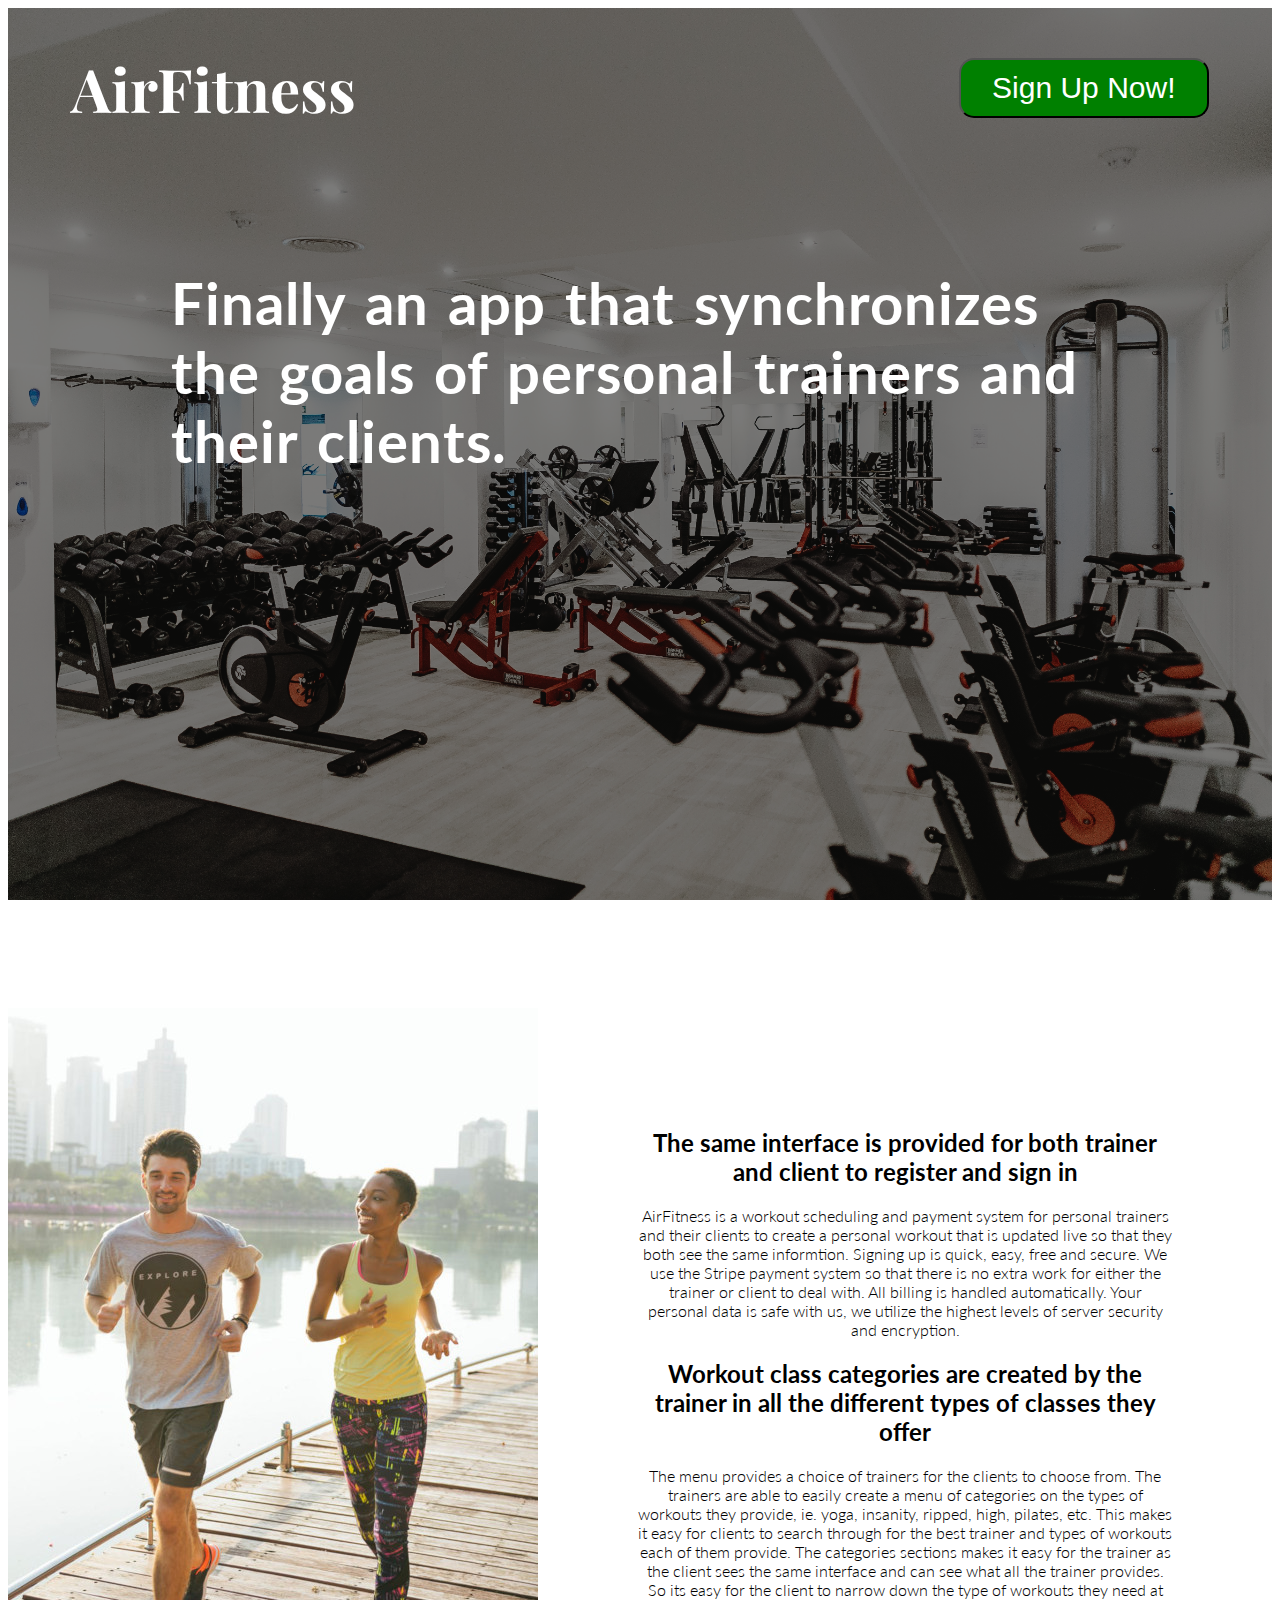
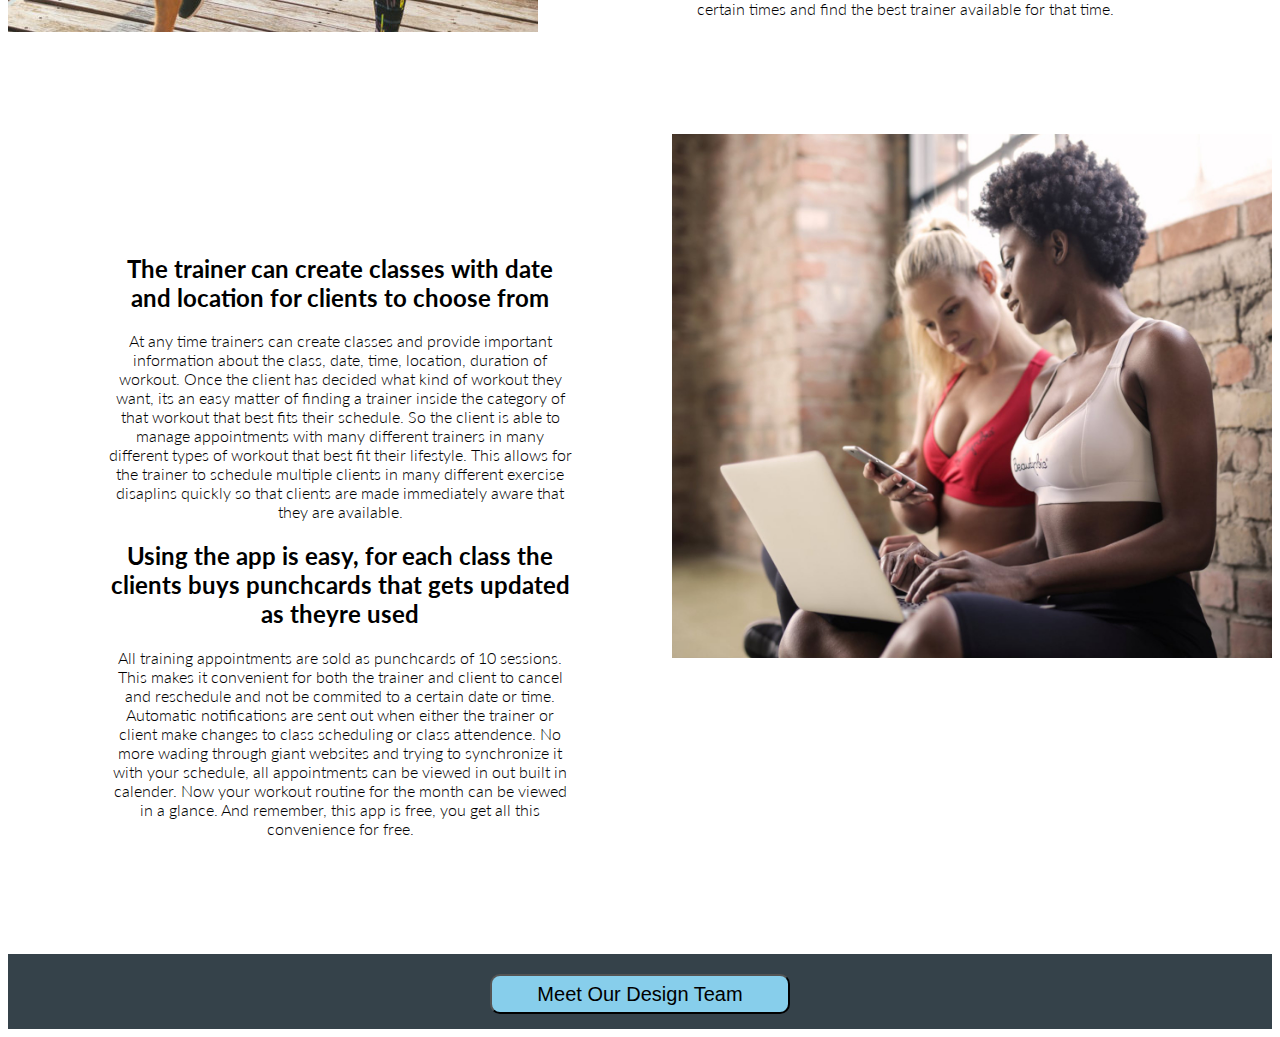
<file: index.html>
<!DOCTYPE html>
<html lang="en">

<head>
    <meta charset="UTF-8">
    <meta name="viewport" content="width=device-width, initial-scale=1.0">
    <meta http-equiv="X-UA-Compatible" content="ie=edge">
    <title>AirFitness</title>
    <link rel="stylesheet" type="text/css" href="./css/index.css" />
    <link rel="stortcut icon" href="./favicon.jpeg">

    <link href="https://fonts.googleapis.com/css?family=Playfair+Display" rel="stylesheet">
    <!-- <link href='http://fonts.googleapis.com/css?family=Lato:100,300,400,300italic' rel='stylesheet' type='text/css'> -->
    <link href="https://fonts.googleapis.com/css?family=Lato" rel="stylesheet">
</head>

<body>
    <header>
        <div class="container">
            <div class="nav-area">
                <div class="logo">
                    <h1>AirFitness</h1>
                </div>
                <form class="app-link-form" action="http://air-fitness.netlify.com">
                    <button class="app-link-button" type="submit">Sign Up Now!</button>
                </form>
            </div>

            <div class="banner">
                <h1>Finally an app that synchronizes the goals of personal trainers and their clients.</h1>
            </div>
        </div>
    </header>

    <section class="description-area">

        <div class="photobox">
            <img src="img/workout/running.jpeg" alt="trainer and client jogging">
        </div>

        <div class="description-text">
            <h2>The same interface is provided for both trainer and client to register and sign in</h2>
            <p>AirFitness is a workout scheduling and payment system for personal trainers and their clients to create a
                personal workout that is updated live so that they both see the same informtion. Signing up is quick,
                easy, free and secure. We use the Stripe payment system so that there is no extra work for either the
                trainer or client to deal with. All billing is handled automatically. Your personal data is safe with
                us, we utilize the highest levels of server security and encryption.
            </p>
            <h2>Workout class categories are created by the trainer in all the different types of classes they offer
            </h2>
            <p>The menu provides a choice of trainers for the clients to choose from. The trainers are able to easily
                create a menu of categories on the types of workouts they provide, ie. yoga, insanity, ripped, high,
                pilates, etc. This makes it easy for clients to search through for the best trainer and types of
                workouts each of them provide. The categories sections makes it easy for the trainer as the client sees
                the same interface and can see what all the trainer provides. So its easy for the client to narrow down
                the type of workouts they need at certain times and find the best trainer available for that time.
            </p>
        </div>
    </section>

    <section class="description-area">

        <div class=" description-text">
            <h2>The trainer can create classes with date and location for clients to choose from</h2>
            <p>At any time trainers can create classes and provide important information about the class, date, time,
                location, duration of workout. Once the client has decided what kind of workout they want, its an easy
                matter of finding a trainer inside the category of that workout that best fits their schedule. So the
                client is able to manage appointments with many different trainers in many different types of workout
                that best fit their lifestyle. This allows for the trainer to schedule multiple clients in many
                different exercise disaplins quickly so that clients are made immediately aware that they are available.
            </p>
            <h2>Using the app is easy, for each class the clients buys punchcards that gets updated as theyre used</h2>
            <p>All training appointments are sold as punchcards of 10 sessions. This makes it convenient for both the
                trainer and client to cancel and reschedule and not be commited to a certain date or time. Automatic
                notifications are sent out when either the trainer or client make changes to class scheduling or class
                attendence. No more wading through giant websites and trying to synchronize it with your schedule, all
                appointments can be viewed in out built in calender. Now your workout routine for the month can be
                viewed in a glance. And remember, this app is free, you get all this convenience for free.</p>
        </div>

        <div class="photobox move-up-pic">
            <img src="img/workout/laptop.jpeg" alt="trainer and client jogging">
        </div>

    </section>

    <section class="lower-section">
        <form action="html/team.html">
            <button class="meet-team-button">Meet Our Design Team</button>
        </form>
    </section>

</body>

</html>
</file>
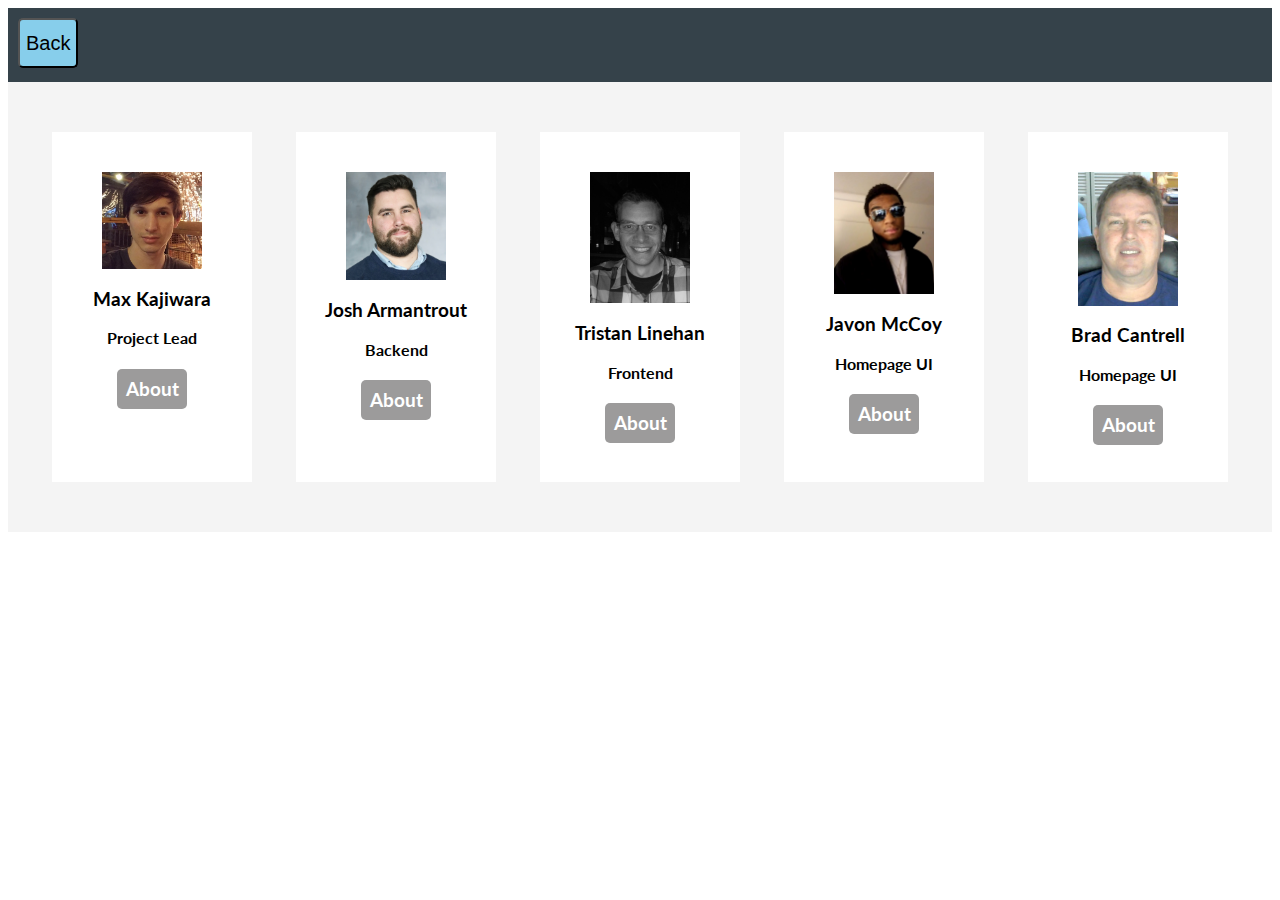
<file: html/team.html>
<!DOCTYPE html>
<html lang="en">

<head>
    <meta charset="UTF-8">
    <meta name="viewport" content="width=device-width, initial-scale=1.0">
    <meta http-equiv="X-UA-Compatible" content="ie=edge">
    <title>AirFitness</title>
    <link rel="stylesheet" type="text/css" href="../css/index.css" />
    <link rel="stortcut icon" href="./favicon2.jpeg">

    <script src="../js/team.js" async></script>

    <link href="https://fonts.googleapis.com/css?family=Playfair+Display" rel="stylesheet">
    <link href='http://fonts.googleapis.com/css?family=Lato:100,300,400,300italic' rel='stylesheet' type='text/css'>
</head>

<body>
    <nav>
        <!-- <a href="../index.html"><h2>Back</h2></a> -->
        <form action="../index.html">
            <button class="team-back-button">Back</button>
        </form>
        <!-- <h1>Our Team</h1> -->
    </nav>
    <div class="container-team">
        <div class="pic-box">
            <img src="../img/team/max.png " alt="max">
            <h3>Max Kajiwara</h3>
            <h4>Project Lead</h4>
            <div class="viewButton">
                <h3>About</h3>
            </div>
        </div>
        <div class="pic-box">
            <img src="../img/team/josh.png" alt="josh">
            <h3>Josh Armantrout</h3>
            <h4>Backend</h4>
            <div class="viewButton">
                <h3>About</h3>
            </div>
        </div>
        <div class="pic-box">
            <img src="../img/team/tristan.jpg" alt="tristan">
            <h3>Tristan Linehan</h3>
            <h4>Frontend</h4>
            <div class="viewButton">
                <h3>About</h3>
            </div>
        </div>
        <div class="pic-box">
            <img src="../img/team/javon.jpg" alt="javon">
            <h3>Javon McCoy</h3>
            <h4>Homepage UI</h4>
            <div class="viewButton">
                <h3>About</h3>
            </div>
        </div>
        <div class="pic-box">
            <img src="../img/team/brad.jpg" alt="brad">
            <h3>Brad Cantrell</h3>
            <h4>Homepage UI</h4>
            <div class="viewButton">
                <h3>About</h3>
            </div>
        </div>

        <!-- <div class="bio"><p>Lorem ipsum dolor sit amet, consectetur adipiscing elit. Vivamus ut ex facilisis, bibendum
            neque a, varius dolor. Donec ut sem convallis, viverra libero fringilla, vehicula erat. Nulla sagittis, ante
            et lacinia maximus, augue ligula luctus lacus, ut feugiat nisi risus sit amet enim. Suspendisse at magna eu
            libero rhoncus lobortis et id elit. Etiam placerat rhoncus ornare. Suspendisse turpis ex, pretium id cursus
            et, vestibulum convallis quam. Aenean in tortor sed odio consectetur placerat.</p> </div> -->
    </div>
</body>

</html>
</file>
<file: css/index.css>
body {
  font-family: 'Lato', 'Arial', sans-serif;
}
body nav {
  height: 74px;
  background: #35424a;
}
body nav h1 {
  text-align: center;
  color: white;
  padding: 20px;
}
body nav .team-back-button {
  border-radius: 5px;
  background: skyblue;
  color: black;
  height: 50px;
  width: 100;
  font-size: 20px;
  margin: 10px;
}
body .container-team {
  display: flex;
  justify-content: space-evenly;
  flex-wrap: wrap;
  margin: 0 auto;
  background-color: #f4f4f4;
}
body .container-team img {
  width: 100px;
  margin-top: 40px;
}
body .container-team .pic-box {
  display: flex;
  flex-direction: column;
  align-items: center;
  width: 200px;
  height: 350px;
  background: white;
  margin: 50px 0;
}
body .container-team .pic-box h4 {
  margin-top: 0;
}
body .container-team .viewButton {
  width: 70px;
  height: 40px;
  background: #9c9b9b;
  color: white;
  border-radius: 5px;
  cursor: pointer;
  display: flex;
  justify-content: flex-end;
}
body .container-team .viewButton h3 {
  margin: auto;
}
.bio {
  border: 5px solid red;
  height: 200%;
}
header {
  background-image: linear-gradient(rgba(0, 0, 0, 0.5), rgba(0, 0, 0, 0.5)), url('../img/intro-bg.jpg');
  background-size: cover;
  background-position: center;
  height: 1000px;
  background-attachment: fixed;
}
header .container {
  font-family: 'Lato', 'Arial', sans-serif;
  width: 90%;
  margin: 0 auto;
}
header .container .nav-area {
  display: flex;
  justify-content: space-between;
}
header .container .nav-area h1 {
  font-family: 'playfair display';
}
header .container .nav-area .logo {
  display: flex;
}
header .container .nav-area .logo h1 {
  font-size: 60px;
  color: white;
}
header .container .nav-area .app-link-button {
  border-radius: 15px;
  background: green;
  color: white;
  height: 60px;
  width: 250px;
  font-size: 30px;
  margin-top: 50px;
  cursor: pointer;
}
@media (max-width: 1000px) {
  header .container .nav-area {
    display: block;
  }
  header .container .nav-area h1 {
    margin: 0 auto;
  }
  header .container .nav-area .app-link-form {
    text-align: center;
  }
  header .container .nav-area .move-up-pic {
    order: 1;
  }
}
@media (max-width: 500px) {
  header .container .nav-area .app-link-button {
    width: 300px;
    height: 100px;
  }
  header .container .nav-area .banner h1 {
    font-size: 100px;
  }
}
header .container .banner {
  margin: 100px;
  color: white;
  font-size: 180%;
  word-spacing: 4px;
  letter-spacing: 1px;
}
@media (max-width: 500px) {
  header .container .banner {
    font-size: 140%;
  }
}
.description-area {
  display: flex;
}
.description-area .photobox img {
  max-width: 600px;
}
@media (max-width: 500px) {
  .description-area .photobox img {
    max-width: 100%;
  }
}
.description-area .description-text {
  max-width: 50%;
  margin: 100px;
  color: black;
  text-align: center;
  font-family: 'Lato';
  font-weight: 300;
}
@media (max-width: 1000px) {
  .description-area {
    flex-direction: column;
    align-items: center;
  }
  .description-area .photobox {
    margin: 0 auto;
  }
  .description-area .description-text {
    margin: 0 auto;
  }
  .description-area .move-up-pic {
    order: -1;
  }
}
.lower-section {
  background: #35424a;
  height: 75px;
  display: flex;
  justify-content: center;
}
.lower-section .meet-team-button {
  color: black;
  background: skyblue;
  margin: 20px auto;
  height: 40px;
  width: 300px;
  font-size: 20px;
  border-radius: 10px;
  cursor: pointer;
}
</file>
